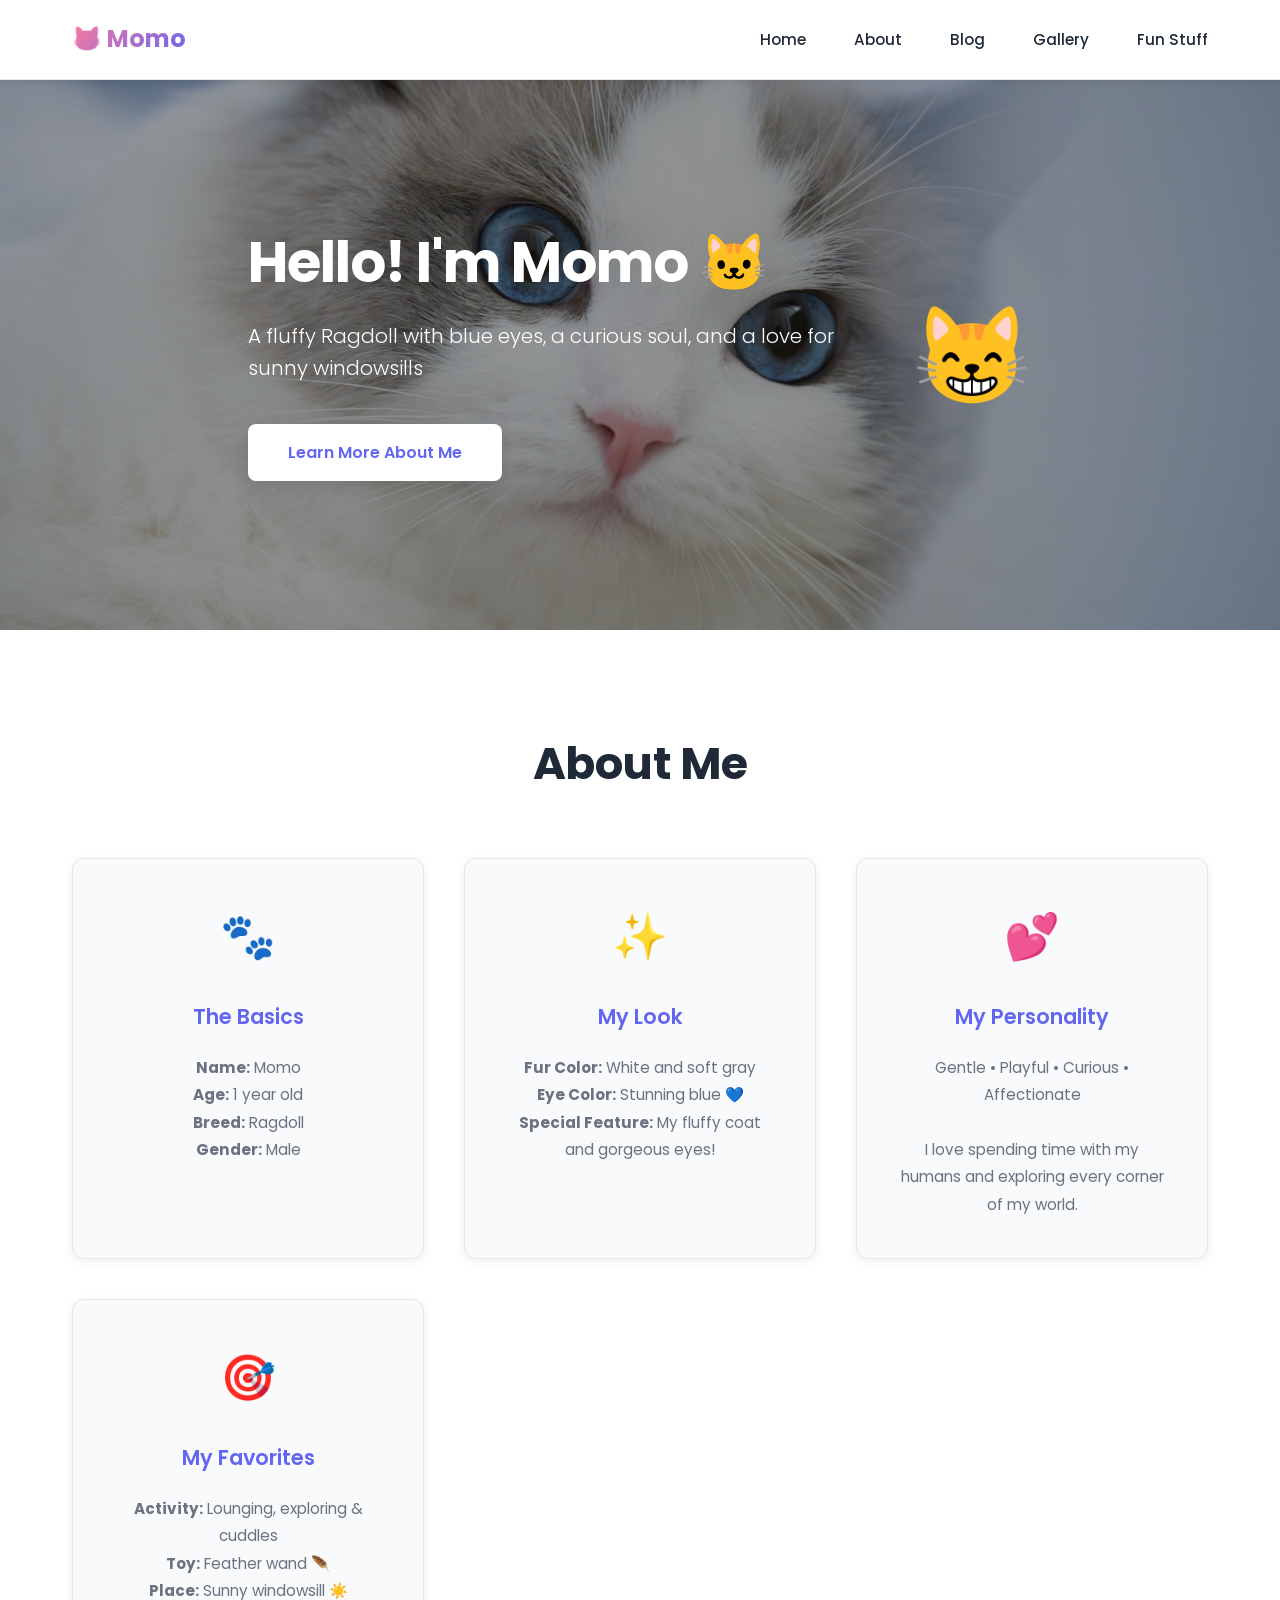
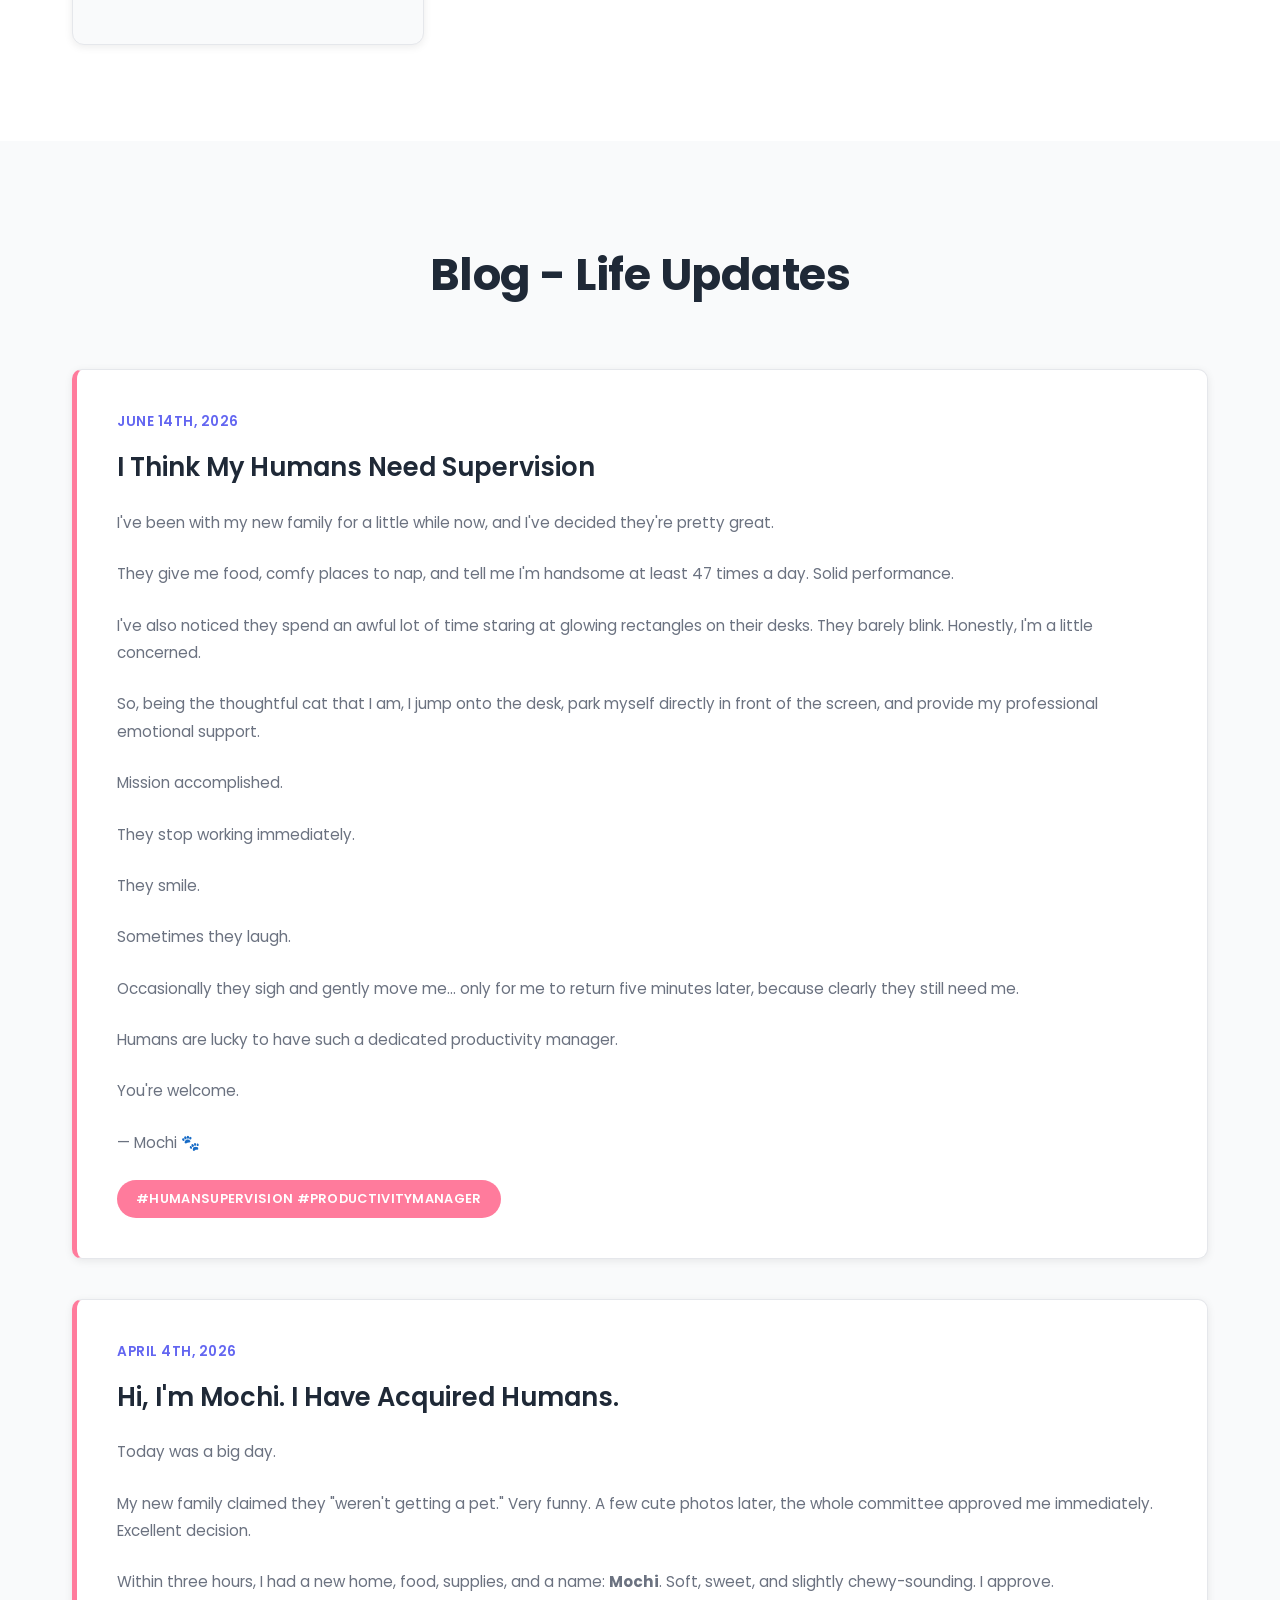
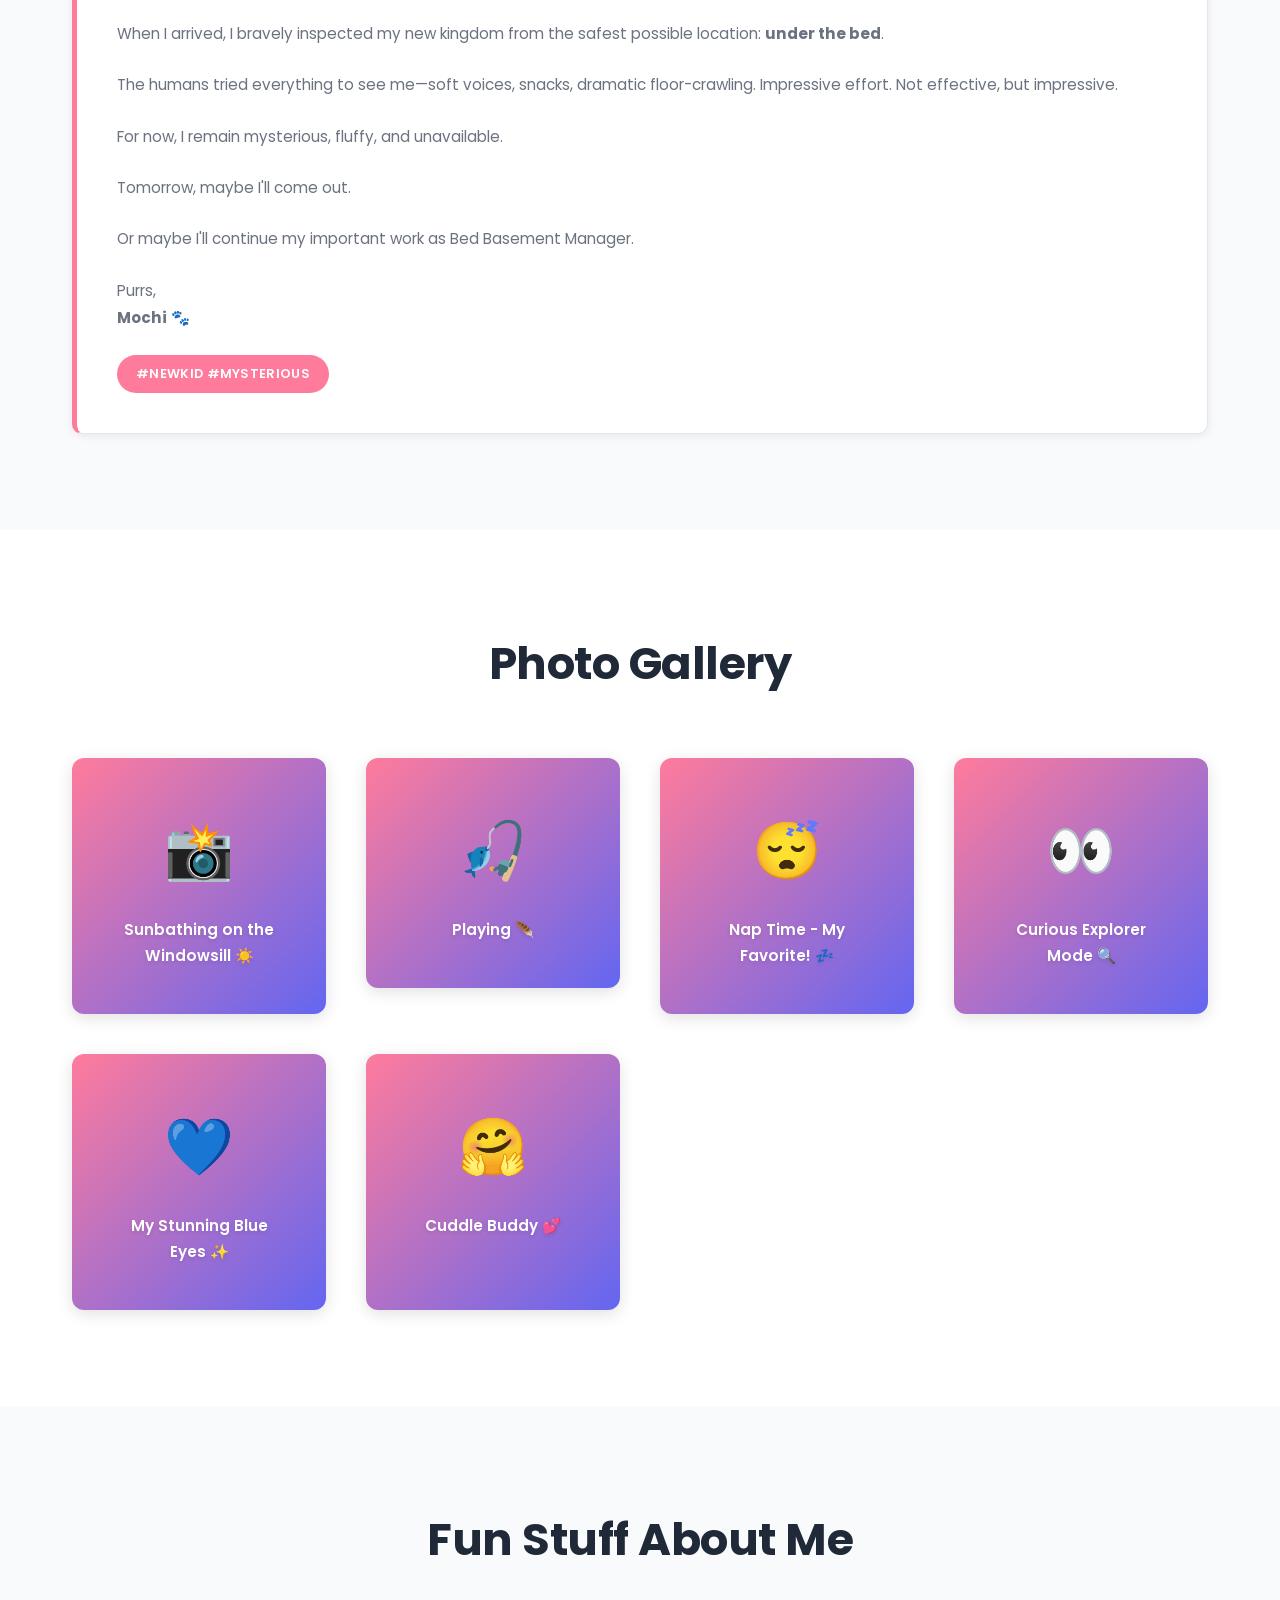
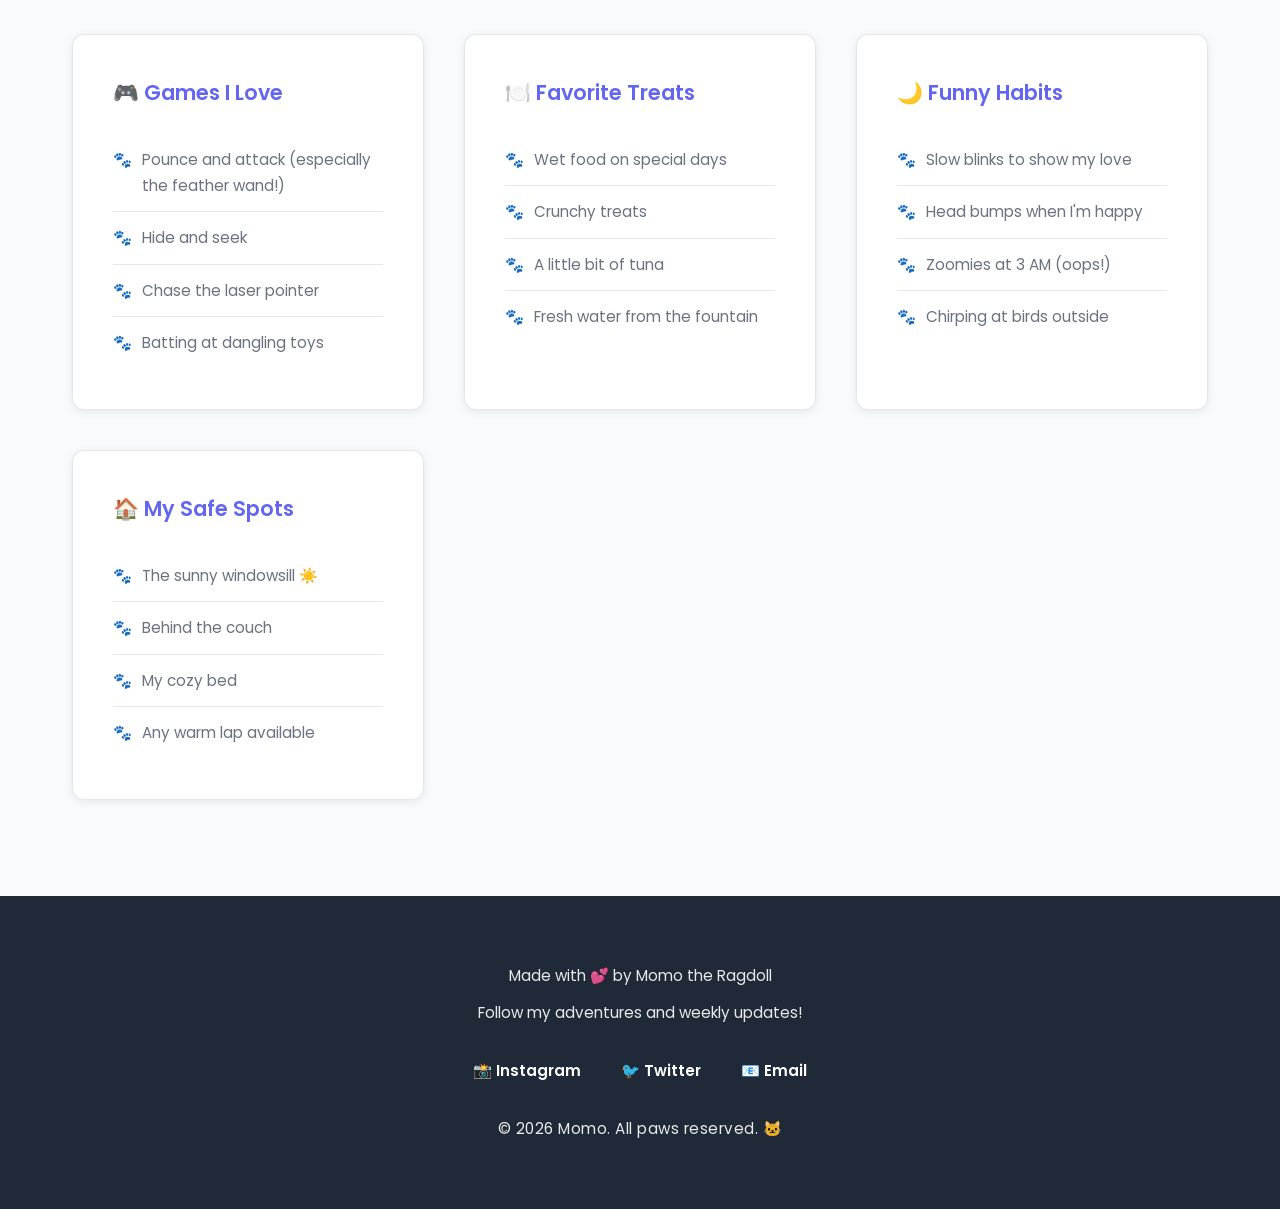
<file: index.html>
<!DOCTYPE html>
<html lang="en">
<head>
    <meta charset="UTF-8">
    <meta name="viewport" content="width=device-width, initial-scale=1.0">
    <title>Momo - A Cute Ragdoll's World</title>
    <link rel="stylesheet" href="style.css">
</head>
<body>
    <!-- NAVIGATION BAR -->
    <nav class="navbar">
        <div class="nav-container">
            <div class="logo">🐱 Momo</div>
            <ul class="nav-links">
                <li><a href="#home">Home</a></li>
                <li><a href="#about">About</a></li>
                <li><a href="#blog">Blog</a></li>
                <li><a href="#gallery">Gallery</a></li>
                <li><a href="#fun">Fun Stuff</a></li>
            </ul>
        </div>
    </nav>

    <!-- HERO SECTION -->
    <section id="home" class="hero">
        <div class="hero-content">
            <h1 class="hero-title">Hello! I'm Momo 🐱</h1>
            <p class="hero-subtitle">A fluffy Ragdoll with blue eyes, a curious soul, and a love for sunny windowsills</p>
            <button class="cta-button" onclick="document.getElementById('about').scrollIntoView({behavior: 'smooth'})">Learn More About Me</button>
        </div>
        <div class="hero-emoji">😸</div>
    </section>

    <!-- ABOUT ME SECTION -->
    <section id="about" class="about">
        <div class="container">
            <h2 class="section-title">About Me</h2>
            <div class="about-grid">
                <div class="about-card">
                    <div class="emoji-large">🐾</div>
                    <h3>The Basics</h3>
                    <p><strong>Name:</strong> Momo<br>
                    <strong>Age:</strong> 1 year old<br>
                    <strong>Breed:</strong> Ragdoll<br>
                    <strong>Gender:</strong> Male</p>
                </div>
                <div class="about-card">
                    <div class="emoji-large">✨</div>
                    <h3>My Look</h3>
                    <p><strong>Fur Color:</strong> White and soft gray<br>
                    <strong>Eye Color:</strong> Stunning blue 💙<br>
                    <strong>Special Feature:</strong> My fluffy coat and gorgeous eyes!</p>
                </div>
                <div class="about-card">
                    <div class="emoji-large">💕</div>
                    <h3>My Personality</h3>
                    <p>Gentle • Playful • Curious • Affectionate<br><br>
                    I love spending time with my humans and exploring every corner of my world.</p>
                </div>
                <div class="about-card">
                    <div class="emoji-large">🎯</div>
                    <h3>My Favorites</h3>
                    <p><strong>Activity:</strong> Lounging, exploring & cuddles<br>
                    <strong>Toy:</strong> Feather wand 🪶<br>
                    <strong>Place:</strong> Sunny windowsill ☀️</p>
                </div>
            </div>
        </div>
    </section>

    <!-- BLOG SECTION -->
    <section id="blog" class="blog">
        <div class="container">
            <h2 class="section-title">Blog - Life Updates</h2>
            <div class="blog-posts">
                <article class="blog-post">
                    <div class="blog-date">June 14th, 2026</div>
                    <h3>I Think My Humans Need Supervision</h3>
                    <p>I've been with my new family for a little while now, and I've decided they're pretty great.</p>
                    <p>They give me food, comfy places to nap, and tell me I'm handsome at least 47 times a day. Solid performance.</p>
                    <p>I've also noticed they spend an awful lot of time staring at glowing rectangles on their desks. They barely blink. Honestly, I'm a little concerned.</p>
                    <p>So, being the thoughtful cat that I am, I jump onto the desk, park myself directly in front of the screen, and provide my professional emotional support.</p>
                    <p>Mission accomplished.</p>
                    <p>They stop working immediately.</p>
                    <p>They smile.</p>
                    <p>Sometimes they laugh.</p>
                    <p>Occasionally they sigh and gently move me... only for me to return five minutes later, because clearly they still need me.</p>
                    <p>Humans are lucky to have such a dedicated productivity manager.</p>
                    <p>You're welcome.</p>
                    <p>— Mochi 🐾</p>
                    <span class="blog-tag">#humansupervision #productivitymanager</span>
                </article>

                <article class="blog-post">
                    <div class="blog-date">April 4th, 2026</div>
                    <h3>Hi, I'm Mochi. I Have Acquired Humans.</h3>
                    <p>Today was a big day.</p>
                    <p>My new family claimed they "weren't getting a pet." Very funny. A few cute photos later, the whole committee approved me immediately. Excellent decision.</p>
                    <p>Within three hours, I had a new home, food, supplies, and a name: <strong>Mochi</strong>. Soft, sweet, and slightly chewy-sounding. I approve.</p>
                    <p>When I arrived, I bravely inspected my new kingdom from the safest possible location: <strong>under the bed</strong>.</p>
                    <p>The humans tried everything to see me—soft voices, snacks, dramatic floor-crawling. Impressive effort. Not effective, but impressive.</p>
                    <p>For now, I remain mysterious, fluffy, and unavailable.</p>
                    <p>Tomorrow, maybe I'll come out.</p>
                    <p>Or maybe I'll continue my important work as Bed Basement Manager.</p>
                    <p>Purrs,<br><strong>Mochi</strong> 🐾</p>
                    <span class="blog-tag">#newkid #mysterious</span>
                </article>
            </div>
        </div>
    </section>

    <!-- PHOTO GALLERY SECTION -->
    <section id="gallery" class="gallery">
        <div class="container">
            <h2 class="section-title">Photo Gallery</h2>
            <div class="gallery-grid">
                <div class="gallery-item">
                    <div class="gallery-image">📸</div>
                    <p>Sunbathing on the Windowsill ☀️</p>
                </div>
                <a href="playing.html" style="text-decoration: none;">
                    <div class="gallery-item">
                        <div class="gallery-image">🎣</div>
                        <p>Playing 🪶</p>
                    </div>
                </a>
                <div class="gallery-item">
                    <div class="gallery-image">😴</div>
                    <p>Nap Time - My Favorite! 💤</p>
                </div>
                <div class="gallery-item">
                    <div class="gallery-image">👀</div>
                    <p>Curious Explorer Mode 🔍</p>
                </div>
                <div class="gallery-item">
                    <div class="gallery-image">💙</div>
                    <p>My Stunning Blue Eyes ✨</p>
                </div>
                <div class="gallery-item">
                    <div class="gallery-image">🤗</div>
                    <p>Cuddle Buddy 💕</p>
                </div>
            </div>
        </div>
    </section>

    <!-- FUN STUFF SECTION -->
    <section id="fun" class="fun-stuff">
        <div class="container">
            <h2 class="section-title">Fun Stuff About Me</h2>
            <div class="fun-grid">
                <div class="fun-item">
                    <h3>🎮 Games I Love</h3>
                    <ul>
                        <li>Pounce and attack (especially the feather wand!)</li>
                        <li>Hide and seek</li>
                        <li>Chase the laser pointer</li>
                        <li>Batting at dangling toys</li>
                    </ul>
                </div>
                <div class="fun-item">
                    <h3>🍽️ Favorite Treats</h3>
                    <ul>
                        <li>Wet food on special days</li>
                        <li>Crunchy treats</li>
                        <li>A little bit of tuna</li>
                        <li>Fresh water from the fountain</li>
                    </ul>
                </div>
                <div class="fun-item">
                    <h3>🌙 Funny Habits</h3>
                    <ul>
                        <li>Slow blinks to show my love</li>
                        <li>Head bumps when I'm happy</li>
                        <li>Zoomies at 3 AM (oops!)</li>
                        <li>Chirping at birds outside</li>
                    </ul>
                </div>
                <div class="fun-item">
                    <h3>🏠 My Safe Spots</h3>
                    <ul>
                        <li>The sunny windowsill ☀️</li>
                        <li>Behind the couch</li>
                        <li>My cozy bed</li>
                        <li>Any warm lap available</li>
                    </ul>
                </div>
            </div>
        </div>
    </section>

    <!-- FOOTER -->
    <footer class="footer">
        <div class="container">
            <p>Made with 💕 by Momo the Ragdoll</p>
            <p>Follow my adventures and weekly updates!</p>
            <div class="social-links">
                <a href="#" class="social-icon">📸 Instagram</a>
                <a href="#" class="social-icon">🐦 Twitter</a>
                <a href="#" class="social-icon">📧 Email</a>
            </div>
            <p class="footer-year">&copy; 2026 Momo. All paws reserved. 🐱</p>
        </div>
    </footer>

    <!-- JAVASCRIPT -->
    <script src="script.js"></script>
</body>
</html>
</file>
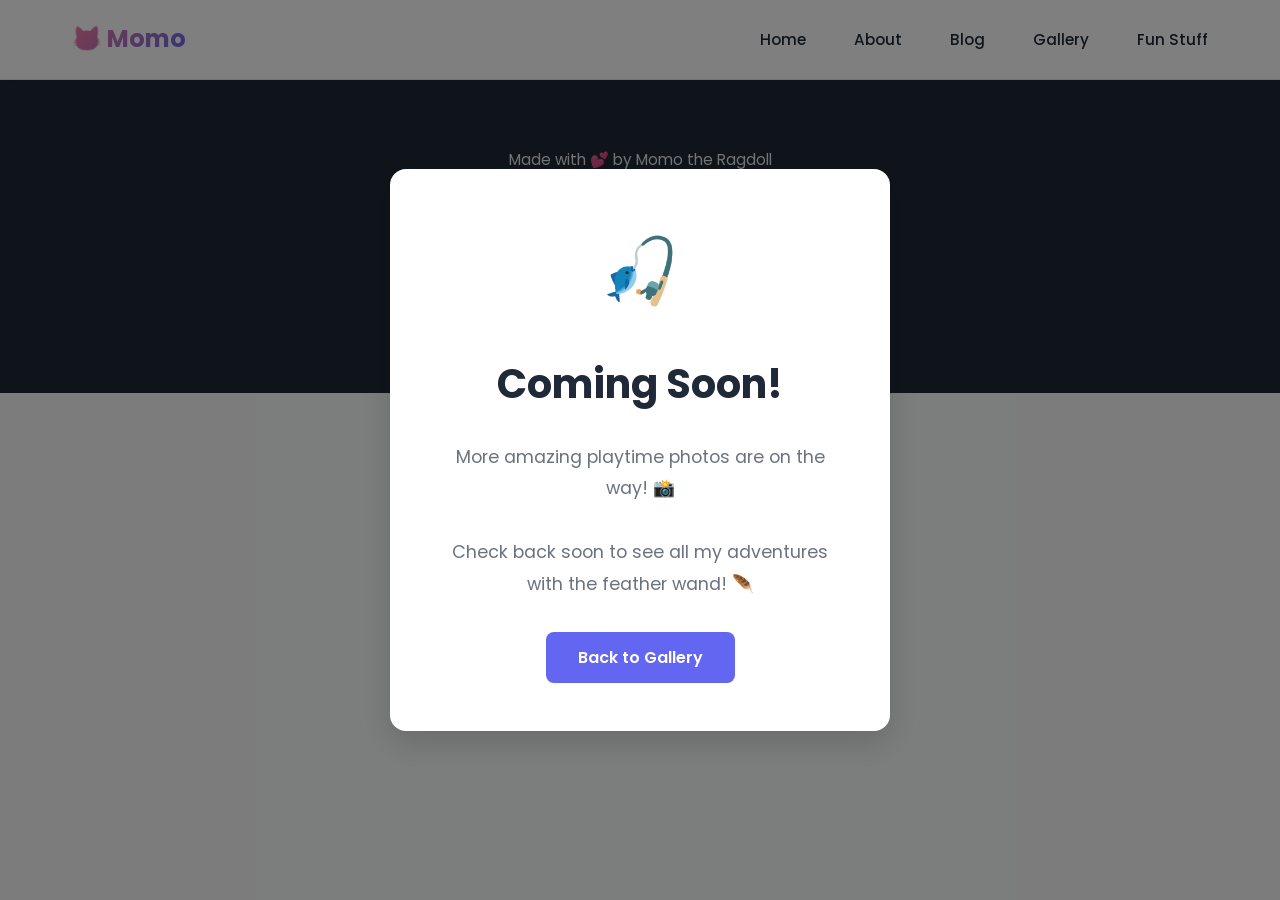
<file: playing.html>
<!DOCTYPE html>
<html lang="en">
<head>
    <meta charset="UTF-8">
    <meta name="viewport" content="width=device-width, initial-scale=1.0">
    <title>Playing with Feather Wand - Momo</title>
    <link rel="stylesheet" href="style.css">
    <style>
        .gallery-page {
            padding: 4rem 2rem;
            background: var(--bg-light);
            min-height: 100vh;
            display: flex;
            align-items: center;
            justify-content: center;
        }

        .modal-overlay {
            position: fixed;
            top: 0;
            left: 0;
            width: 100%;
            height: 100%;
            background: rgba(0, 0, 0, 0.5);
            display: flex;
            align-items: center;
            justify-content: center;
            z-index: 1000;
        }

        .modal {
            background: var(--bg-white);
            border-radius: 16px;
            padding: 3rem;
            text-align: center;
            max-width: 500px;
            box-shadow: var(--shadow-lg);
            animation: slideIn 0.3s ease;
        }

        @keyframes slideIn {
            from {
                opacity: 0;
                transform: translateY(-30px);
            }
            to {
                opacity: 1;
                transform: translateY(0);
            }
        }

        .modal-title {
            font-size: 2.5rem;
            color: var(--text-dark);
            margin-bottom: 1.5rem;
            font-weight: 700;
        }

        .modal-text {
            color: var(--text-light);
            font-size: 1.1rem;
            line-height: 1.8;
            margin-bottom: 2rem;
        }

        .modal-emoji {
            font-size: 4rem;
            margin-bottom: 1.5rem;
            animation: bounce 2s infinite;
        }

        .close-button {
            background: var(--accent-indigo);
            color: var(--bg-white);
            padding: 0.8rem 2rem;
            border: none;
            border-radius: 8px;
            font-size: 1rem;
            font-weight: 600;
            cursor: pointer;
            transition: all 0.3s ease;
            font-family: 'Poppins', sans-serif;
        }

        .close-button:hover {
            transform: translateY(-2px);
            box-shadow: var(--shadow-md);
        }

        @keyframes bounce {
            0%, 100% {
                transform: translateY(0);
            }
            50% {
                transform: translateY(-15px);
            }
        }

        @media (max-width: 768px) {
            .modal {
                padding: 2rem;
                margin: 1rem;
            }

            .modal-title {
                font-size: 1.8rem;
            }

            .modal-emoji {
                font-size: 3rem;
            }
        }
    </style>
</head>
<body>
    <!-- NAVIGATION BAR -->
    <nav class="navbar">
        <div class="nav-container">
            <div class="logo">🐱 Momo</div>
            <ul class="nav-links">
                <li><a href="index.html#home">Home</a></li>
                <li><a href="index.html#about">About</a></li>
                <li><a href="index.html#blog">Blog</a></li>
                <li><a href="index.html#gallery">Gallery</a></li>
                <li><a href="index.html#fun">Fun Stuff</a></li>
            </ul>
        </div>
    </nav>

    <!-- COMING SOON POPUP -->
    <div class="modal-overlay">
        <div class="modal">
            <div class="modal-emoji">🎣</div>
            <h1 class="modal-title">Coming Soon!</h1>
            <p class="modal-text">More amazing playtime photos are on the way! 📸</p>
            <p class="modal-text">Check back soon to see all my adventures with the feather wand! 🪶</p>
            <button class="close-button" onclick="window.location.href='index.html#gallery'">Back to Gallery</button>
        </div>
    </div>

    <!-- FOOTER -->
    <footer class="footer">
        <div class="container">
            <p>Made with 💕 by Momo the Ragdoll</p>
            <p>Follow my adventures and weekly updates!</p>
            <div class="social-links">
                <a href="#" class="social-icon">📸 Instagram</a>
                <a href="#" class="social-icon">🐦 Twitter</a>
                <a href="#" class="social-icon">📧 Email</a>
            </div>
            <p class="footer-year">&copy; 2026 Momo. All paws reserved. 🐱</p>
        </div>
    </footer>

    <!-- JAVASCRIPT -->
    <script src="script.js"></script>
</body>
</html>
</file>
<file: style.css>
/* ===========================
   MOMO'S MODERN WEBSITE STYLES
   =========================== */

/* Import modern font */
@import url('https://fonts.googleapis.com/css2?family=Poppins:wght@300;400;500;600;700&display=swap');

/* Global Styles & Variables */
* {
    margin: 0;
    padding: 0;
    box-sizing: border-box;
}

:root {
    /* Modern color palette */
    --primary-gradient: linear-gradient(135deg, #FF7B9C 0%, #6366F1 100%);
    --secondary-gradient: linear-gradient(135deg, #A78BFA 0%, #FF7B9C 100%);
    --accent-coral: #FF7B9C;
    --accent-indigo: #6366F1;
    --accent-purple: #A78BFA;
    --text-dark: #1F2937;
    --text-light: #6B7280;
    --bg-light: #F9FAFB;
    --bg-white: #FFFFFF;
    --border-light: #E5E7EB;
    --shadow-sm: 0 2px 8px rgba(0, 0, 0, 0.08);
    --shadow-md: 0 4px 16px rgba(0, 0, 0, 0.12);
    --shadow-lg: 0 12px 32px rgba(0, 0, 0, 0.15);
}

html {
    scroll-behavior: smooth;
}

body {
    font-family: 'Poppins', sans-serif;
    line-height: 1.7;
    color: var(--text-dark);
    background-color: var(--bg-light);
    font-weight: 400;
}

/* NAVIGATION BAR */
.navbar {
    background: var(--bg-white);
    padding: 1.2rem 0;
    position: sticky;
    top: 0;
    box-shadow: var(--shadow-sm);
    z-index: 100;
    border-bottom: 1px solid var(--border-light);
}

.nav-container {
    max-width: 1200px;
    margin: 0 auto;
    padding: 0 2rem;
    display: flex;
    justify-content: space-between;
    align-items: center;
}

.logo {
    font-size: 1.5rem;
    font-weight: 700;
    background: var(--primary-gradient);
    -webkit-background-clip: text;
    -webkit-text-fill-color: transparent;
    background-clip: text;
}

.nav-links {
    list-style: none;
    display: flex;
    gap: 3rem;
}

.nav-links a {
    color: var(--text-dark);
    text-decoration: none;
    font-weight: 500;
    font-size: 0.95rem;
    transition: color 0.3s ease;
    position: relative;
}

.nav-links a:hover {
    background: var(--primary-gradient);
    -webkit-background-clip: text;
    -webkit-text-fill-color: transparent;
    background-clip: text;
}

/* HERO SECTION */
.hero {
    background: linear-gradient(rgba(0, 0, 0, 0.4), rgba(0, 0, 0, 0.4)), url('hero-background.JPG') center/cover no-repeat;
    color: var(--bg-white);
    padding: 6rem 2rem;
    text-align: center;
    display: flex;
    align-items: center;
    justify-content: center;
    gap: 4rem;
    min-height: 550px;
}

.hero-content {
    flex: 1;
    max-width: 600px;
    text-align: left;
}

.hero-title {
    font-size: 3.5rem;
    margin-bottom: 1.5rem;
    font-weight: 700;
    letter-spacing: -1px;
    animation: fadeInDown 0.8s ease;
    line-height: 1.2;
}

.hero-subtitle {
    font-size: 1.25rem;
    margin-bottom: 2.5rem;
    opacity: 0.95;
    animation: fadeInUp 0.8s ease 0.2s both;
    line-height: 1.6;
    font-weight: 300;
}

.cta-button {
    background: var(--bg-white);
    color: var(--accent-indigo);
    padding: 1rem 2.5rem;
    border: none;
    border-radius: 8px;
    font-size: 1rem;
    font-weight: 600;
    cursor: pointer;
    transition: all 0.3s ease;
    box-shadow: var(--shadow-md);
    font-family: 'Poppins', sans-serif;
}

.cta-button:hover {
    transform: translateY(-2px);
    box-shadow: var(--shadow-lg);
}

.hero-emoji {
    font-size: 6rem;
    animation: bounce 2s infinite;
    flex-shrink: 0;
}

/* Container for sections */
.container {
    max-width: 1200px;
    margin: 0 auto;
    padding: 0 2rem;
}

/* Section Titles */
.section-title {
    font-size: 2.8rem;
    text-align: center;
    margin-bottom: 3.5rem;
    font-weight: 700;
    color: var(--text-dark);
    letter-spacing: -0.5px;
}

/* ABOUT ME SECTION */
.about {
    padding: 6rem 2rem;
    background: var(--bg-white);
}

.about-grid {
    display: grid;
    grid-template-columns: repeat(auto-fit, minmax(260px, 1fr));
    gap: 2.5rem;
    margin-top: 2rem;
}

.about-card {
    background: var(--bg-light);
    padding: 2.5rem;
    border-radius: 12px;
    text-align: center;
    box-shadow: var(--shadow-sm);
    transition: all 0.3s ease;
    border: 1px solid var(--border-light);
}

.about-card:hover {
    transform: translateY(-8px);
    box-shadow: var(--shadow-md);
    border-color: var(--accent-purple);
}

.emoji-large {
    font-size: 2.8rem;
    margin-bottom: 1.5rem;
    display: block;
}

.about-card h3 {
    color: var(--accent-indigo);
    margin-bottom: 1.2rem;
    font-size: 1.3rem;
    font-weight: 600;
}

.about-card p {
    color: var(--text-light);
    line-height: 1.8;
    font-size: 0.95rem;
}

/* BLOG SECTION */
.blog {
    padding: 6rem 2rem;
    background: var(--bg-light);
}

.blog-posts {
    display: grid;
    gap: 2.5rem;
    margin-top: 2rem;
}

.blog-post {
    background: var(--bg-white);
    padding: 2.5rem;
    border-left: 5px solid var(--accent-coral);
    border-radius: 10px;
    box-shadow: var(--shadow-sm);
    transition: all 0.3s ease;
    border: 1px solid var(--border-light);
    border-left: 5px solid var(--accent-coral);
}

.blog-post:hover {
    transform: translateX(6px);
    box-shadow: var(--shadow-md);
}

.blog-date {
    color: var(--accent-indigo);
    font-weight: 600;
    font-size: 0.85rem;
    margin-bottom: 0.8rem;
    text-transform: uppercase;
    letter-spacing: 0.5px;
}

.blog-post h3 {
    color: var(--text-dark);
    margin-bottom: 1.2rem;
    font-size: 1.6rem;
    font-weight: 600;
}

.blog-post p {
    color: var(--text-light);
    line-height: 1.8;
    margin-bottom: 1.5rem;
    font-size: 0.95rem;
}

.blog-tag {
    display: inline-block;
    background: var(--accent-coral);
    color: var(--bg-white);
    padding: 0.5rem 1.2rem;
    border-radius: 20px;
    font-size: 0.8rem;
    font-weight: 600;
    text-transform: uppercase;
    letter-spacing: 0.3px;
}

/* PHOTO GALLERY SECTION */
.gallery {
    padding: 6rem 2rem;
    background: var(--bg-white);
}

.gallery-grid {
    display: grid;
    grid-template-columns: repeat(auto-fit, minmax(220px, 1fr));
    gap: 2.5rem;
    margin-top: 2rem;
}

.gallery-item {
    background: var(--primary-gradient);
    padding: 2.8rem;
    border-radius: 12px;
    text-align: center;
    box-shadow: var(--shadow-md);
    transition: all 0.3s ease;
    cursor: pointer;
    position: relative;
    overflow: hidden;
}

.gallery-item::before {
    content: '';
    position: absolute;
    top: 0;
    left: -100%;
    width: 100%;
    height: 100%;
    background: rgba(255, 255, 255, 0.1);
    transition: left 0.3s ease;
}

.gallery-item:hover {
    transform: scale(1.06);
    box-shadow: var(--shadow-lg);
}

.gallery-item:hover::before {
    left: 100%;
}

.gallery-image {
    font-size: 3.5rem;
    margin-bottom: 1.2rem;
    animation: float 3s ease-in-out infinite;
    position: relative;
    z-index: 1;
}

.gallery-item p {
    color: var(--bg-white);
    font-weight: 600;
    text-shadow: 0 2px 4px rgba(0, 0, 0, 0.1);
    position: relative;
    z-index: 1;
    font-size: 0.95rem;
}

/* FUN STUFF SECTION */
.fun-stuff {
    padding: 6rem 2rem;
    background: var(--bg-light);
}

.fun-grid {
    display: grid;
    grid-template-columns: repeat(auto-fit, minmax(280px, 1fr));
    gap: 2.5rem;
    margin-top: 2rem;
}

.fun-item {
    background: var(--bg-white);
    padding: 2.5rem;
    border-radius: 12px;
    box-shadow: var(--shadow-sm);
    transition: all 0.3s ease;
    border: 1px solid var(--border-light);
}

.fun-item:hover {
    transform: translateY(-8px);
    box-shadow: var(--shadow-md);
    border-color: var(--accent-purple);
}

.fun-item h3 {
    color: var(--accent-indigo);
    margin-bottom: 1.5rem;
    font-size: 1.3rem;
    font-weight: 600;
}

.fun-item ul {
    list-style: none;
    padding: 0;
}

.fun-item li {
    color: var(--text-light);
    padding: 0.8rem 0;
    border-bottom: 1px solid var(--border-light);
    padding-left: 1.8rem;
    position: relative;
    font-size: 0.95rem;
    transition: padding-left 0.3s ease;
}

.fun-item li:hover {
    padding-left: 2.2rem;
}

.fun-item li:last-child {
    border-bottom: none;
}

.fun-item li:before {
    content: "🐾";
    position: absolute;
    left: 0;
}

/* FOOTER */
.footer {
    background: var(--text-dark);
    color: var(--bg-white);
    padding: 3.5rem 2rem;
    text-align: center;
}

.footer p {
    margin: 0.7rem 0;
    font-size: 0.95rem;
    opacity: 0.9;
}

.social-links {
    margin: 2rem 0;
    display: flex;
    justify-content: center;
    gap: 2.5rem;
    flex-wrap: wrap;
}

.social-icon {
    color: var(--bg-white);
    text-decoration: none;
    font-weight: 600;
    transition: all 0.3s ease;
    font-size: 0.95rem;
}

.social-icon:hover {
    background: var(--primary-gradient);
    -webkit-background-clip: text;
    -webkit-text-fill-color: transparent;
    background-clip: text;
}

.footer-year {
    font-size: 0.85rem;
    margin-top: 1.5rem;
    opacity: 0.7;
    letter-spacing: 0.5px;
}

/* ANIMATIONS */
@keyframes fadeInDown {
    from {
        opacity: 0;
        transform: translateY(-30px);
    }
    to {
        opacity: 1;
        transform: translateY(0);
    }
}

@keyframes fadeInUp {
    from {
        opacity: 0;
        transform: translateY(30px);
    }
    to {
        opacity: 1;
        transform: translateY(0);
    }
}

@keyframes bounce {
    0%, 100% {
        transform: translateY(0);
    }
    50% {
        transform: translateY(-25px);
    }
}

@keyframes float {
    0%, 100% {
        transform: translateY(0px);
    }
    50% {
        transform: translateY(-12px);
    }
}

/* RESPONSIVE DESIGN */
@media (max-width: 1024px) {
    .hero {
        gap: 2rem;
        padding: 4rem 2rem;
        min-height: auto;
    }

    .hero-title {
        font-size: 2.5rem;
    }

    .hero-emoji {
        font-size: 4rem;
    }

    .section-title {
        font-size: 2.2rem;
    }
}

@media (max-width: 768px) {
    .hero {
        flex-direction: column;
        text-align: center;
        padding: 3rem 1.5rem;
    }

    .hero-content {
        text-align: center;
    }

    .hero-title {
        font-size: 2rem;
    }

    .hero-subtitle {
        font-size: 1rem;
    }

    .hero-emoji {
        font-size: 3rem;
    }

    .nav-links {
        gap: 1.5rem;
        font-size: 0.85rem;
    }

    .section-title {
        font-size: 1.8rem;
        margin-bottom: 2.5rem;
    }

    .about,
    .blog,
    .gallery,
    .fun-stuff {
        padding: 4rem 1.5rem;
    }

    .about-grid,
    .fun-grid,
    .gallery-grid,
    .blog-posts {
        gap: 1.8rem;
    }

    .about-card,
    .fun-item {
        padding: 1.8rem;
    }

    .blog-post {
        padding: 1.8rem;
    }
}

@media (max-width: 480px) {
    .logo {
        font-size: 1.2rem;
    }

    .nav-links {
        gap: 1rem;
        font-size: 0.75rem;
    }

    .hero-title {
        font-size: 1.5rem;
    }

    .hero-subtitle {
        font-size: 0.9rem;
    }

    .section-title {
        font-size: 1.5rem;
    }

    .about,
    .blog,
    .gallery,
    .fun-stuff {
        padding: 3rem 1rem;
    }

    .cta-button {
        padding: 0.8rem 2rem;
        font-size: 0.9rem;
    }
}
</file>
